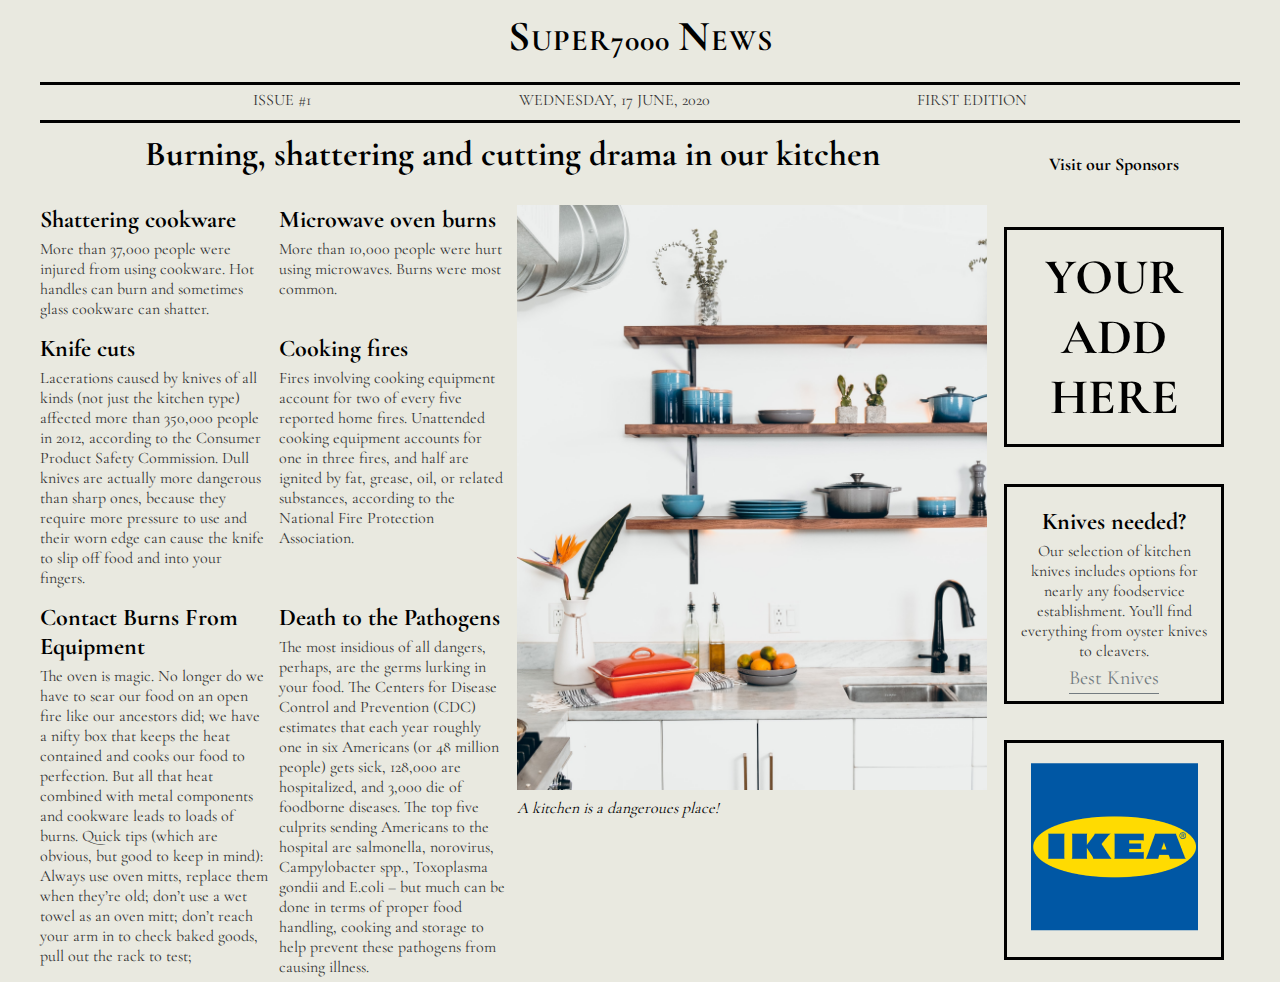
<file: index.html>
<!DOCTYPE html>
<html lang="en">
  <head>
    <meta charset="UTF-8" />
    <meta name="viewport" content="width=device-width, initial-scale=1.0" />
    <title>Supercode Project: Newspaper</title>
    <link rel="stylesheet" href="./assets/css/style.css" />
  </head>
  <body>
    <div class="wrapper">
      <header>
        <!-- ! Logo -->
        <h1><span>S</span>uper7000 <span>N</span>ews</h1>

        <!-- ! Navigation -->
        <nav>
          <p>Issue #1</p>
          <p>Wednesday, 17 June, 2020</p>
          <p>First Edition</p>
        </nav>
      </header>
      <main>
        <!-- ! Artikel mit Bild -->
        <section>
          <h2>Burning, shattering and cutting drama in our kitchen</h2>
          <div>
            <h3>Shattering cookware</h3>
            <p>
              More than 37,000 people were injured from using cookware. Hot
              handles can burn and sometimes glass cookware can shatter.
            </p>
          </div>
          <div>
            <h3>Microwave oven burns</h3>
            <p>
              More than 10,000 people were hurt using microwaves. Burns were
              most common.
            </p>
          </div>
          <div class="img">
            <img
              src="./assets/img/kitchen.jpg.png"
              alt="Kitchen with shelves and sink"
            />
            <figcaption>A kitchen is a dangeroues place!</figcaption>
          </div>
          <div>
            <h3>Knife cuts</h3>
            <p>
              Lacerations caused by knives of all kinds (not just the kitchen
              type) affected more than 350,000 people in 2012, according to the
              Consumer Product Safety Commission. Dull knives are actually more
              dangerous than sharp ones, because they require more pressure to
              use and their worn edge can cause the knife to slip off food and
              into your fingers.
            </p>
          </div>
          <div>
            <h3>Cooking fires</h3>
            <p>
              Fires involving cooking equipment account for two of every five
              reported home fires. Unattended cooking equipment accounts for one
              in three fires, and half are ignited by fat, grease, oil, or
              related substances, according to the National Fire Protection
              Association.
            </p>
          </div>
          <div>
            <h3>Contact Burns From Equipment</h3>
            <p>
              The oven is magic. No longer do we have to sear our food on an
              open fire like our ancestors did; we have a nifty box that keeps
              the heat contained and cooks our food to perfection. But all that
              heat combined with metal components and cookware leads to loads of
              burns. Quick tips (which are obvious, but good to keep in mind):
              Always use oven mitts, replace them when they’re old; don’t use a
              wet towel as an oven mitt; don’t reach your arm in to check baked
              goods, pull out the rack to test;
            </p>
          </div>
          <div>
            <h3>Death to the Pathogens</h3>
            <p>
              The most insidious of all dangers, perhaps, are the germs lurking
              in your food. The Centers for Disease Control and Prevention (CDC)
              estimates that each year roughly one in six Americans (or 48
              million people) gets sick, 128,000 are hospitalized, and 3,000 die
              of foodborne diseases. The top five culprits sending Americans to
              the hospital are salmonella, norovirus, Campylobacter spp.,
              Toxoplasma gondii and E.coli – but much can be done in terms of
              proper food handling, cooking and storage to help prevent these
              pathogens from causing illness.
            </p>
          </div>
        </section>

        <!-- ! Werbung an der Seite -->
        <aside>
          <h4>Visit our Sponsors</h4>
          <div>
            <h5>Your Add Here</h5>
          </div>
          <div>
            <h3>Knives needed?</h3>
            <p>
              Our selection of kitchen knives includes options for nearly any
              foodservice establishment. You’ll find everything from oyster
              knives to cleavers.
            </p>
            <a class="link-strich" href="#">Best Knives</a>
          </div>
          <div>
            <a href="#">
              <img src="./assets/img/ikea-logo.png.png" alt="" />
            </a>
          </div>
        </aside>
      </main>
    </div>
  </body>
</html>
</file>
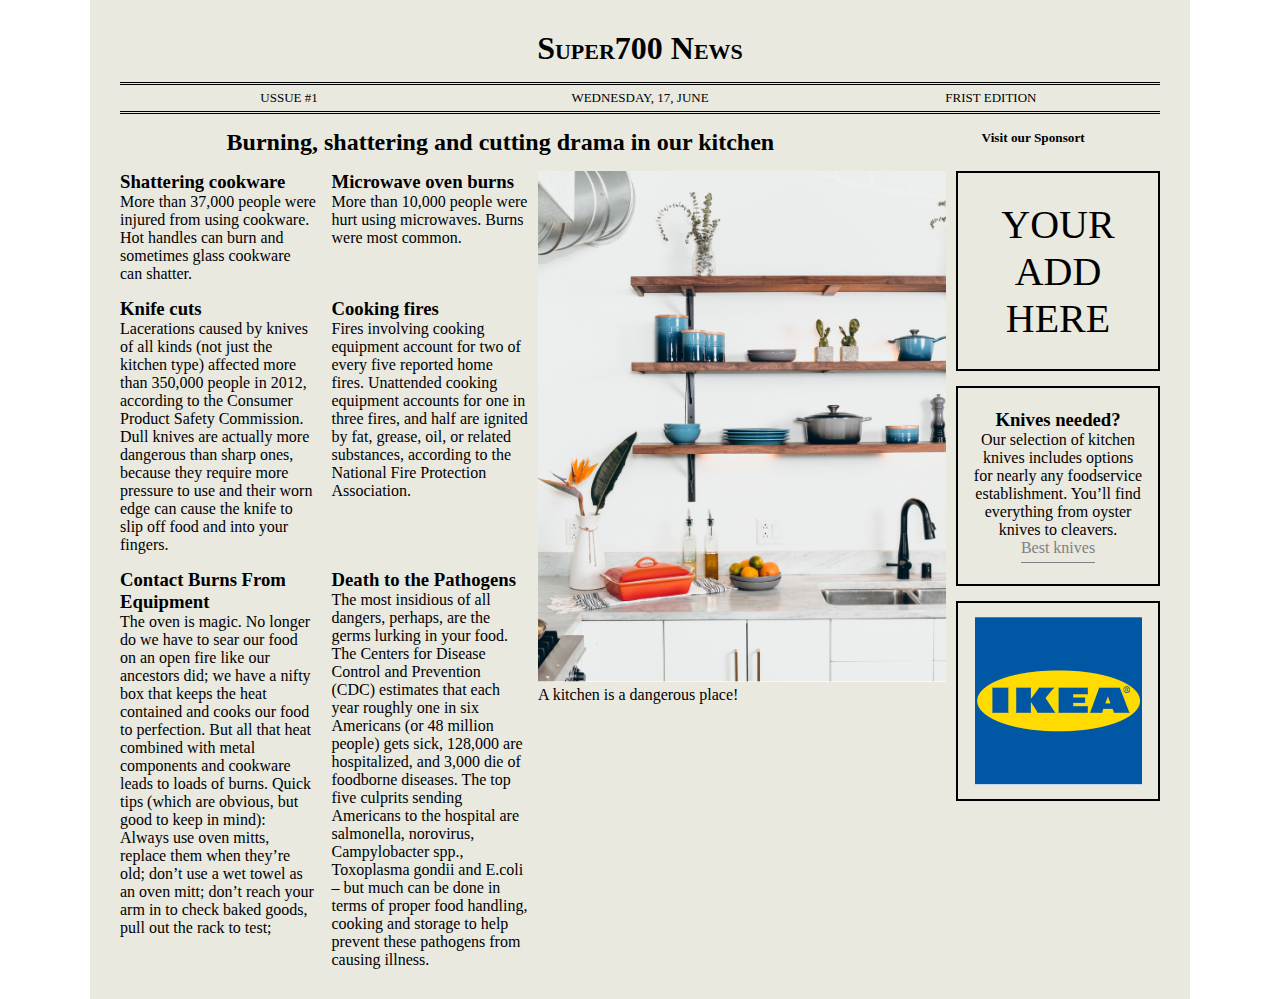
<file: Newspaper_Marzios_Loesung/index.html>
<!DOCTYPE html>
<html lang="en">
  <head>
    <meta charset="UTF-8" />
    <meta http-equiv="X-UA-Compatible" content="IE=edge" />
    <meta name="viewport" content="width=device-width, initial-scale=1.0" />
    <title>Document</title>
    <link rel="stylesheet" href="./assets/css/style.css" />
  </head>
  <body>
    <div class="wrapper">
      <header>
        <h1>Super700 News</h1>
        <div class="head-info">
          <p>Ussue #1</p>
          <p>WednesDay, 17, June</p>
          <p>Frist Edition</p>
        </div>
        <div class="burning-headline">
          <h2>Burning, shattering and cutting drama in our kitchen</h2>
          <h5>Visit our Sponsort</h5>
        </div>
      </header>

      <main>
        <section class="text">
          <article>
            <h3>Shattering cookware</h3>
            <p>
              More than 37,000 people were injured from using cookware. Hot
              handles can burn and sometimes glass cookware can shatter.
            </p>
          </article>
          <article>
            <h3>Microwave oven burns</h3>
            <p>
              More than 10,000 people were hurt using microwaves. Burns were
              most common.
            </p>
          </article>
          <article>
            <h3>Knife cuts</h3>
            <p>
              Lacerations caused by knives of all kinds (not just the kitchen
              type) affected more than 350,000 people in 2012, according to the
              Consumer Product Safety Commission. Dull knives are actually more
              dangerous than sharp ones, because they require more pressure to
              use and their worn edge can cause the knife to slip off food and
              into your fingers.
            </p>
          </article>
          <article>
            <h3>Cooking fires</h3>
            <p>
              Fires involving cooking equipment account for two of every five
              reported home fires. Unattended cooking equipment accounts for one
              in three fires, and half are ignited by fat, grease, oil, or
              related substances, according to the National Fire Protection
              Association.
            </p>
          </article>
          <article>
            <h3>Contact Burns From Equipment</h3>
            <p>
              The oven is magic. No longer do we have to sear our food on an
              open fire like our ancestors did; we have a nifty box that keeps
              the heat contained and cooks our food to perfection. But all that
              heat combined with metal components and cookware leads to loads of
              burns. Quick tips (which are obvious, but good to keep in mind):
              Always use oven mitts, replace them when they’re old; don’t use a
              wet towel as an oven mitt; don’t reach your arm in to check baked
              goods, pull out the rack to test;
            </p>
          </article>
          <article>
            <h3>Death to the Pathogens</h3>
            <p>
              The most insidious of all dangers, perhaps, are the germs lurking
              in your food. The Centers for Disease Control and Prevention (CDC)
              estimates that each year roughly one in six Americans (or 48
              million people) gets sick, 128,000 are hospitalized, and 3,000 die
              of foodborne diseases. The top five culprits sending Americans to
              the hospital are salmonella, norovirus, Campylobacter spp.,
              Toxoplasma gondii and E.coli – but much can be done in terms of
              proper food handling, cooking and storage to help prevent these
              pathogens from causing illness.
            </p>
          </article>
        </section>

        <article class="kitchen">
          <img src="./assets/img/kitchen.jpg" alt="küche" />
          <p>A kitchen is a dangerous place!</p>
        </article>

        <section class="adds-ri">
          <article class="your-add">
            <p>Your Add here</p>
          </article>

          <article>
            <h3>Knives needed?</h3>
            <p>
              Our selection of kitchen knives includes options for nearly any
              foodservice establishment. You’ll find everything from oyster
              knives to cleavers.
            </p>
            <a href="#">Best knives</a>
          </article>

          <article>
            <img src="./assets/img/ikea-logo.jpg" alt="Ikea" />
          </article>
        </section>
      </main>
    </div>
  </body>
</html>
</file>
<file: assets/css/style.css>
@font-face {
  font-family: CormorantGaramond;
  src: url(../font/CormorantGaramond-Regular.ttf);
}

@font-face {
  font-family: CormorantGaramondBold;
  src: url(../font/CormorantGaramond-Bold.ttf);
}

/* ! Allgemeine Stylings */
* {
  margin: 0;
  padding: 0;
  box-sizing: border-box;
}

html {
  font-size: 62.5%;
  font-family: CormorantGaramond;
  background-color: #e9e9e0;
}

img {
  max-width: 100vw;
}

h3 {
  font-family: CormorantGaramondBold;
  font-size: 2.4rem;
  margin-bottom: 0.5rem;
}

p {
  font-size: 1.6rem;
  color: #333333;
  margin-bottom: 0.5rem;
}

.wrapper {
  width: 100vw;
  max-width: 1200px;
  margin: 0 auto;
}

/* ! Header */
header {
  text-align: center;
  text-transform: uppercase;
}

header h1 {
  font-family: CormorantGaramondBold;
  font-size: 3rem;
  padding: 1rem 0 2rem 0;
  letter-spacing: 0.1rem;
}

header span {
  font-size: 4.3rem;
}

header nav {
  display: flex;
  align-items: center;
  justify-content: space-evenly;

  border-top: 3px solid black;
  border-bottom: 3px solid black;
  padding: 0.5rem;

  font-size: 1.6rem;
}

/* ! Main */
/* ! grid-Anordnung von Artikelblock und Werbeblock nebeneinander */
main {
  display: grid;
  grid-template-columns: 4fr 1fr;
  gap: 2rem;
}

/* ! grid-Anordnung von Textfeldern und Bild innerhalb des Artikelblocks */
section {
  display: grid;
  grid-template-columns: repeat(4, 1fr);
  gap: 1rem;
}

section h2 {
  grid-column: 1 / 5;
}

section .img {
  grid-column: 3 / 5;
  grid-row: 2 / 5;
}

section div:nth-of-type(4) {
  grid-column: 1 / 1;
}

/* ! Styling des Artikelblocks */
/* h3 und p sind bereits unter allgemeine Stylings fürs gesamte Dokument gestylt */
section h2 {
  font-family: CormorantGaramondBold;
  font-size: 3.5rem;
  padding: 1rem 0 2rem 0;
  text-align: center;
}

section img {
  width: 470px;
  height: 585px;
  margin-bottom: 0.5rem;
}

section figcaption {
  font-style: italic;
  font-size: 1.6rem;
  columns: #333333;
}

/* ! grid-Anordnung innerhalb des Werbeblocks */
aside {
  display: grid;
  gap: 1.5rem;

  text-align: center;
  width: 220px;
}

/* ! Styling des Werbeblocks */
/* h3 und p sind bereits unter allgemeine Stylings fürs gesamte Dokument gestylt */
aside div {
  border: 3px solid black;
  padding: 2rem 1rem;
  height: 220px;
}

aside h4 {
  font-family: CormorantGaramondBold;
  font-size: 1.8rem;
  margin-top: 3rem;
  margin-bottom: 1.5rem;
}

aside div:nth-of-type(1) {
  display: flex;
  justify-content: center;
  align-items: center;
  text-transform: uppercase;
}

aside h5 {
  font-family: CormorantGaramondBold;
  font-size: 5rem;
  /* text-align: center; */
}

.link-strich {
  color: #737b80;
  font-size: 2rem;
  text-decoration: none;
  border-bottom: 1px solid #737b80;
  padding-bottom: 3px;
}
</file>
<file: Newspaper_Marzios_Loesung/assets/css/style.css>
/* ! Basic */

.wrapper {
  background-color: #e9e9e0;
  padding: 30px;
  /* Können wir benutzen um sehr große Monitore abzudeken, Sie bekommen dann einfach einen weissen rahmen link und rechts */
  max-width: 1100px;
  margin: auto;
}

img {
  max-width: 100%;
}

* {
  margin: 0;
  padding: 0;
  box-sizing: border-box;
}

/* ! Header */

h1 {
  text-align: center;
  /* Macht den ersten buchstaben groß */
  font-variant: small-caps;
  margin-bottom: 15px;
}

.head-info {
  text-transform: uppercase;
  padding: 5px 0;
  display: grid;
  grid-template-columns: repeat(3, 1fr);
  border-top: double black 3px;
  border-bottom: double black 3px;
  margin-bottom: 15px;
  font-size: 13px;
  text-align: center;
  gap: 1vw;
}

.head-info p {
  place-self: center center;
}

.burning-headline {
  display: grid;
  grid-template-columns: 3fr 1fr;
  gap: 2vw;
}

.burning-headline h2 {
  place-self: center;
}

.burning-headline h5 {
  place-self: center center;
  margin-top: -10px;
}

header {
  margin-bottom: 15px;
}

/* ! Main */

main {
  display: grid;
  grid-template-columns: 2fr 2fr 1fr;
  gap: 10px;
}

.text {
  display: grid;
  grid-template-columns: repeat(2, 1fr);
  gap: 15px;
}

/* ! Adds */

.adds-ri article {
  padding: 15px;
  border: 2px solid black;
  text-align: center;
  margin-bottom: 15px;
  height: 200px;

  display: flex;
  justify-content: center;
  align-items: center;
  flex-direction: column;
}

.your-add {
  font-size: 40px;
  text-transform: uppercase;
  padding: 0 2vw !important;
}

/* .your-add p {
  max-width: 170px;
} */

.adds-ri a {
  text-decoration: none;
  color: gray;
  border-bottom: 1px solid gray;
  padding-bottom: 5px;
}
</file>
